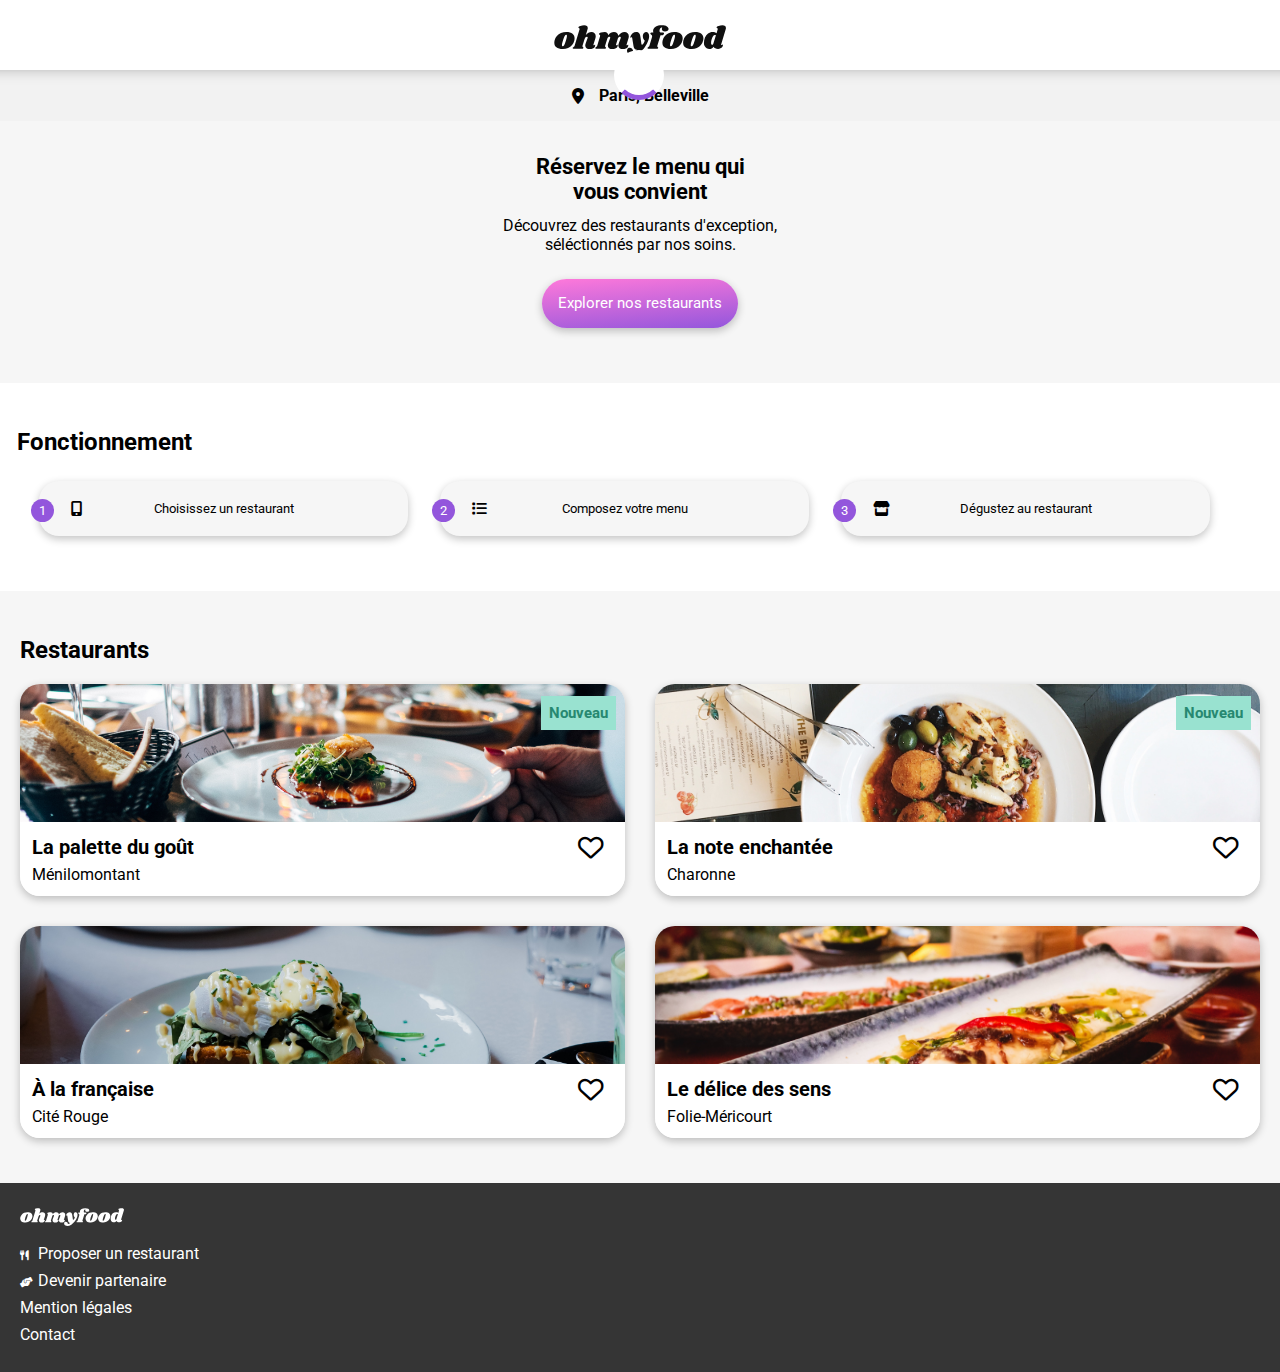
<file: index.html>
<!DOCTYPE html>
<html lang="fr">

<head>
    <meta charset="UTF-8">
    <meta http-equiv="X-UA-Compatible" content="IE=edge">
    <meta name="viewport" content="width=device-width, initial-scale=1.0">
    <meta name="google-site-verification" content="-1KTfLGH_mH_21bEnEC7g9yNe1GUDIPL0tdm0j5J_fE" />
    <title>Accueil</title>
    <link rel="stylesheet" href="https://cdnjs.cloudflare.com/ajax/libs/font-awesome/6.0.0/css/all.min.css">
    <link rel="stylesheet" href="./public/css/Styles.css">
</head>

<body>
    <span class="loader"></span>
    <div class="loading">
        <header>
            <div id="logo"><img src="images/logo/ohmyfood.svg" alt="Logo_ohmyfood"></div>
            <div id="location">
                <i class="fa-solid fa-location-dot"></i>
                <p>Paris, Belleville</p>
            </div>
        </header>

        <main>
            <section id="description">
                <h1>Réservez le menu qui <br> vous convient</h1>
                <p>Découvrez des restaurants d'exception,<br> séléctionnés par nos soins.</p>

                <form action="#restaurants">
                    <button class="btn btn--menu btn--gradient btn--margin"><span class="text--white">Explorer nos
                            restaurants</span></button>
                </form>

            </section>

            <section id="fonctionnement">
                <h2>Fonctionnement</h2>
                <button class="btn btn--fonctionnement btn--background">
                    <i class="fa-solid fa-mobile-screen-button"></i>
                    <span class="text">Choisissez un restaurant</span>
                    <span class="numero">1</span>
                </button>

                <button class="btn btn--fonctionnement btn--background">
                    <i class="fa-solid fa-list"></i>
                    <span class="text">Composez votre menu</span>
                    <span class="numero">2</span>
                </button>

                <button class="btn btn--fonctionnement btn--background">
                    <i class="fa-solid fa-store"></i>
                    <span class="text">Dégustez au restaurant</span>
                    <span class="numero">3</span>
                </button>
            </section>

            <section id="restaurants">
                <h2>Restaurants</h2>

                <div class="restaurants__block__cartes">
                    <article class="restaurants__cartes">
                        <a href="restaurants/palette.html">

                            <figure class="restaurants__cartes__img">
                                <img src="images/restaurants/la_palette_du_gout.jpg" alt="la palette du goût">

                                <div class="nouveau">
                                    <p>Nouveau</p>
                                </div>
                                
                                <figcaption class="restaurants__cartes__description">
                                    <h3>La palette du goût</h3>
                                    <p>Ménilomontant</p>
                                </figcaption>
                            </figure>
                        </a>
                        <div class="icon">
                            <i class="fa-regular fa-heart"></i>
                            <i class="fa-solid fa-heart"></i>
                        </div>
                    </article>



                    <article class="restaurants__cartes">
                        <a href="restaurants/note.html">

                            <figure class="restaurants__cartes__img">
                                <img src="images/restaurants/la_note_enchantee.jpg" alt="la note enchantée">

                                <div class="nouveau">
                                    <p>Nouveau</p>
                                </div>

                                <figcaption class="restaurants__cartes__description">
                                    <h3>La note enchantée</h3>
                                    <p>Charonne</p>
                                </figcaption>
                            </figure>


                        </a>
                        <div class="icon">
                            <i class="fa-regular fa-heart"></i>
                            <i class="fa-solid fa-heart"></i>
                        </div>
                    </article>



                    <article class="restaurants__cartes">
                        <a href="restaurants/francaise.html">

                            <figure class="restaurants__cartes__img">
                                <img src="images/restaurants/a_la_francaise.jpg" alt="à la française">

                                <figcaption class="restaurants__cartes__description">
                                    <h3>À la française</h3>
                                    <p>Cité Rouge</p>
                                </figcaption>
                            </figure>
                        </a>
                        <div class="icon">
                            <i class="fa-regular fa-heart"></i>
                            <i class="fa-solid fa-heart"></i>
                        </div>
                    </article>


                    <article class="restaurants__cartes">
                        <a href="restaurants/delice.html">

                            <figure class="restaurants__cartes__img">
                                <img src="images/restaurants/le_delice_des_sens.jpg" alt="le délice des sens">

                                <figcaption class="restaurants__cartes__description">
                                    <h3>Le délice des sens</h3>
                                    <p>Folie-Méricourt</p>
                                </figcaption>
                            </figure>
                        </a>
                        <div class="icon">
                            <i class="fa-regular fa-heart"></i>
                            <i class="fa-solid fa-heart"></i>
                        </div>
                    </article>
                </div>


            </section>
        </main>

        <footer>
            <img src="images/logo/ohmyfood--white.svg" alt="logo_ohmyfood">

            <ul>
                <li><i class="fa-solid fa-utensils"></i>Proposer un restaurant</li>
                <li><i class="fa-solid fa-handshake-angle"></i>Devenir partenaire</li>
                <li>Mention légales</li>
                <li><a href="mailto:ohmyfood@omf.com">Contact</a></li>
            </ul>

        </footer>
    </div>
</body>

</html>
</file>
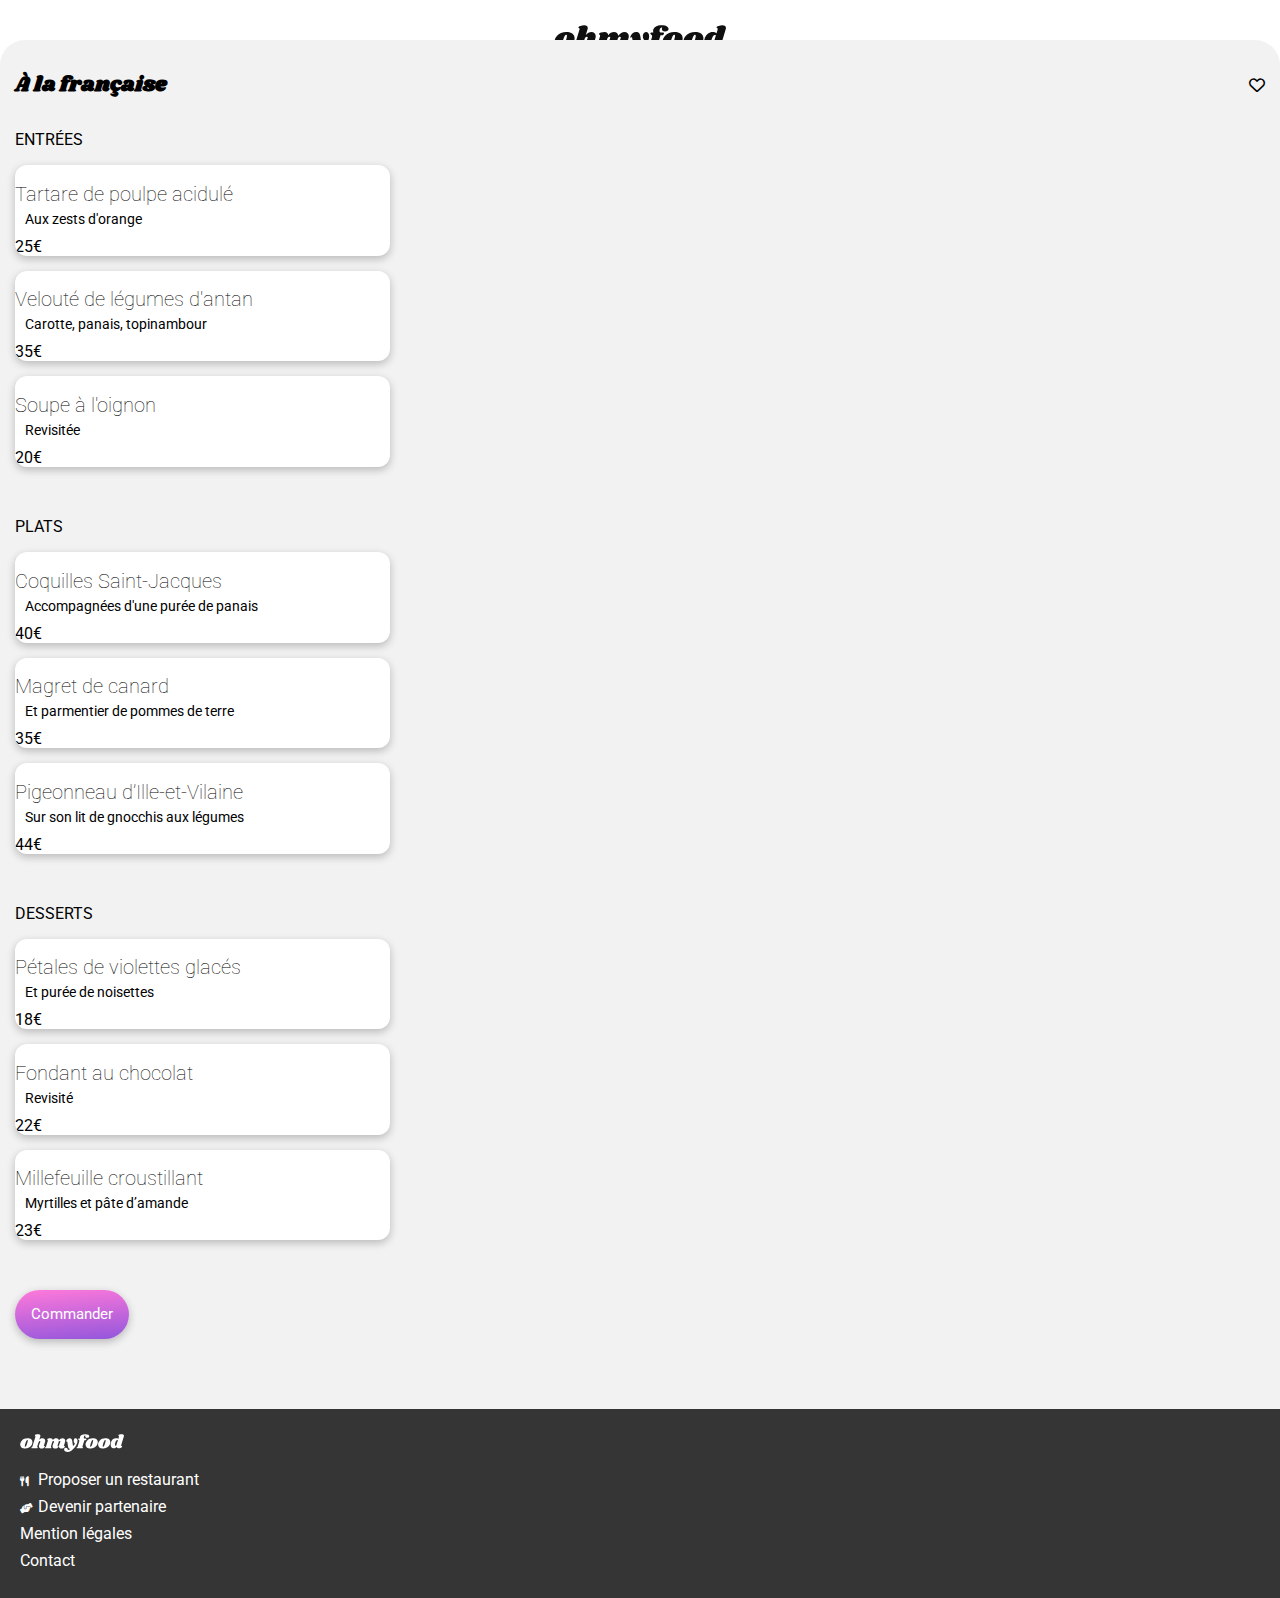
<file: html/delice.html>
<!DOCTYPE html>
<html lang="fr">
<head>
    <meta charset="UTF-8">
    <meta http-equiv="X-UA-Compatible" content="IE=edge">
    <meta name="viewport" content="width=device-width, initial-scale=1.0">
    <title>Acceuil</title>
    <link rel="stylesheet" href="https://cdnjs.cloudflare.com/ajax/libs/font-awesome/6.0.0/css/all.min.css">
    <link rel="stylesheet" href= "../public/css/Styles.css">
</head>
<body>
    <header> 
        <div id="logo"><img src="../images/logo/ohmyfood.svg" alt="Logo_ohmyfood"></div>
        <div id="background__restaurant"></div>
    </header>

    <main>
        <div id="block_pages">
            <div class="nom_restaurant"><h1>À la française</h1><i class="fa-regular fa-heart"></i></div>
            <article class="entrees">
                <p class="titre">ENTRÉES</p>

                <div class="menu">
                    <h2>Tartare de poulpe acidulé</h2>
                    <p>Aux zests d'orange</p>
                    <span class="prix">25€</span>
                </div>

                <div class="menu">
                    <h2>Velouté de légumes d'antan</h2>
                    <p>Carotte, panais, topinambour</p>
                    <span class="prix">35€</span>
                </div>

                <div class="menu">
                    <h2>Soupe à l'oignon</h2>
                    <p>Revisitée</p>
                    <span class="prix">20€</span>
                </div>
            </article>

            <article class="plats">
                <p class="titre">PLATS</p>

                <div class="menu">
                    <h2>Coquilles Saint-Jacques</h2>
                    <p>Accompagnées d'une purée de panais</p>
                    <span class="prix">40€</span>
                </div>

                <div class="menu">
                    <h2>Magret de canard</h2>
                    <p>Et parmentier de pommes de terre</p>
                    <span class="prix">35€</span>
                </div>

                <div class="menu">
                    <h2>Pigeonneau d’Ille-et-Vilaine</h2>
                    <p>Sur son lit de gnocchis aux légumes</p>
                    <span class="prix">44€</span>
                </div>
            </article>

            <article class="desserts">
                <p class="titre">DESSERTS</p>

                <div class="menu">
                    <h2>Pétales de violettes glacés</h2>
                    <p>Et purée de noisettes</p>
                    <span class="prix">18€</span>
                </div>

                <div class="menu">
                    <h2>Fondant au chocolat</h2>
                    <p>Revisité</p>
                    <span class="prix">22€</span>
                </div>

                <div class="menu">
                    <h2>Millefeuille croustillant</h2>
                    <p>Myrtilles et pâte d’amande</p>
                    <span class="prix">23€</span>
                </div>
            </article>

            <button class="btn btn--menu btn--gradient btn--margin"><span class="btn--wtext">Commander</span></button>
        </div>
    </main>

        <footer>
            <img src="../images/logo/ohmyfood--white.svg" alt="logo_ohmyfood">
            <ul>
                <a href="#"><li><i class="fa-solid fa-utensils"></i>Proposer un restaurant</li></a>
                <a href="#"><li><i class="fa-solid fa-handshake-angle"></i>Devenir partenaire</li></a>
                <a href="#"><li>Mention légales</li></a>
                <a href="#"><li>Contact</li></a>
            </ul>
        </footer>
</body>
</html>
</file>
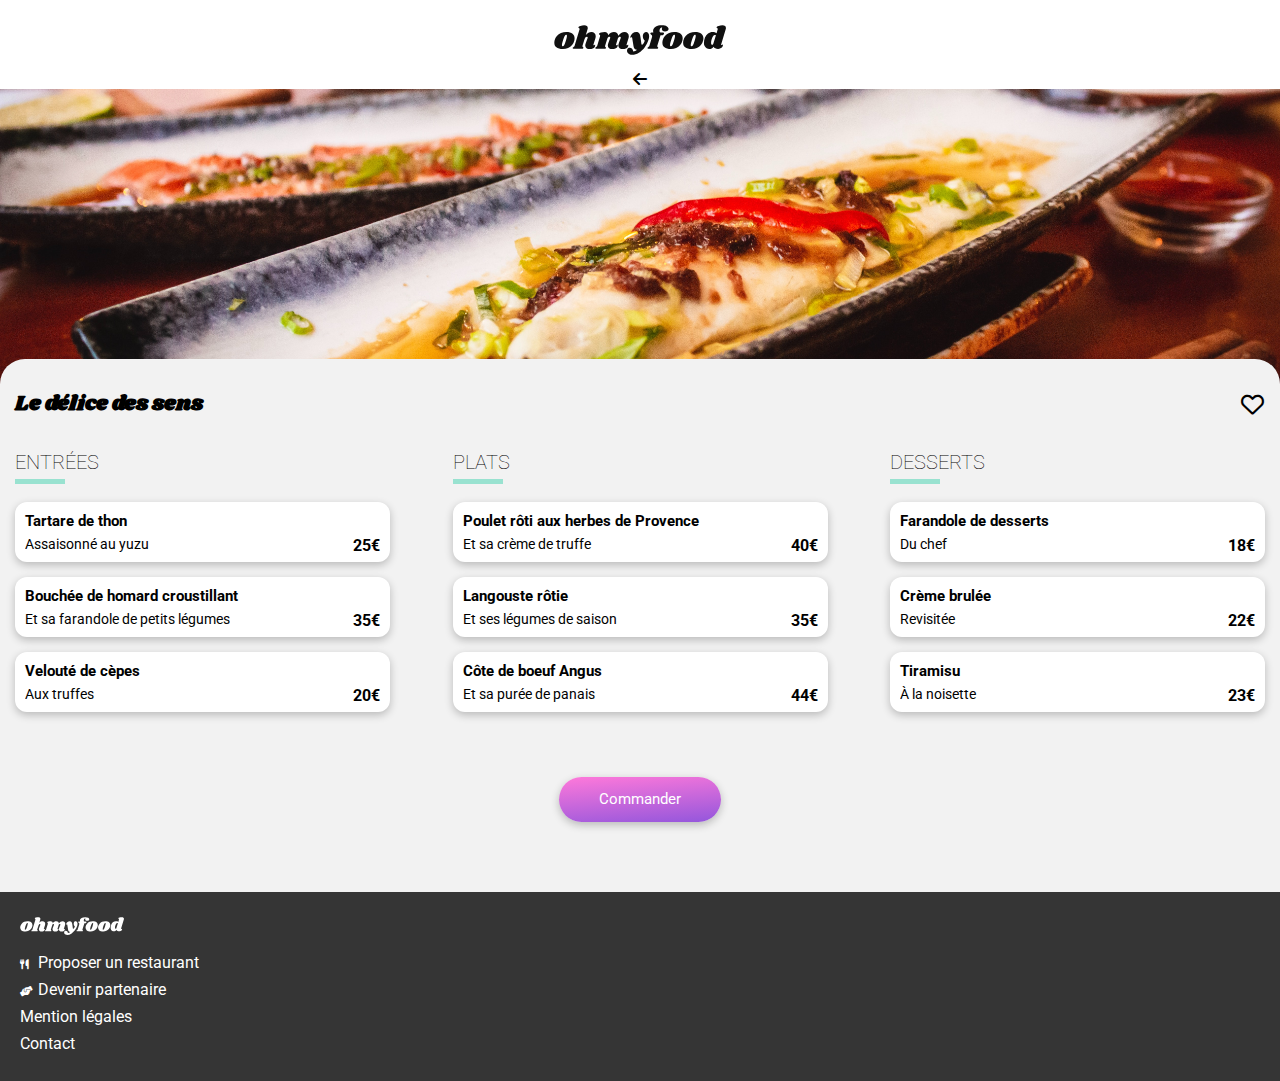
<file: restaurants/delice.html>
<!DOCTYPE html>
<html lang="fr">

<head>
    <meta charset="UTF-8">
    <meta http-equiv="X-UA-Compatible" content="IE=edge">
    <meta name="viewport" content="width=device-width, initial-scale=1.0">
    <title>Le délice des sens</title>
    <link rel="stylesheet" href="https://cdnjs.cloudflare.com/ajax/libs/font-awesome/6.0.0/css/all.min.css">
    <link rel="stylesheet" href="../public/css/Styles.css">
</head>

<body>
    <header>
        <div id="logo"><img src="../images/logo/ohmyfood.svg" alt="Logo_ohmyfood"></div>

        <a href="../index.html" class="btn btn--acceuil"><i class="fa-solid fa-arrow-left"></i></a>

        <img class="background" src="../images/restaurants/le_delice_des_sens.jpg" alt="le délice des sens">
    </header>

    <main>
        <div id="block_pages">

            <div class="nom_restaurant">
                <h1>Le délice des sens</h1>

                <div class="icon icon--restaurants">
                    <i class="fa-regular fa-heart"></i>
                    <i class="fa-solid fa-heart"></i>
                </div>
            </div>
            <div class="block_menu">
                <div class="entrees">
                    <h2>ENTRÉES</h2>
                    <p class="soulignement"></p>

                    <div class="menu">
                        <div class="menu--block--carte">
                            <h3>Tartare de thon</h3>

                            <div class="menu--carte">
                                <div class="menu--carte--description">
                                    <p>Assaisonné au yuzu</p>
                                </div>
                                <div class="prix">25€</div>
                                <div class="validation"><i class="fa-solid fa-circle-check"></i></div>
                            </div>
                        </div>
                    </div>

                    <div class="menu">
                        <div class="menu--block--carte">
                            <h3>Bouchée de homard croustillant</h3>

                            <div class="menu--carte">
                                <div class="menu--carte--description">
                                    <p>Et sa farandole de petits légumes</p>
                                </div>
                                <div class="prix">35€</div>
                                <div class="validation"><i class="fa-solid fa-circle-check"></i></div>
                            </div>
                        </div>
                    </div>

                    <div class="menu">
                        <div class="menu--block--carte">
                            <h3>Velouté de cèpes</h3>

                            <div class="menu--carte">
                                <div class="menu--carte--description">
                                    <p>Aux truffes</p>
                                </div>
                                <div class="prix">20€</div>
                                <div class="validation"><i class="fa-solid fa-circle-check"></i></div>
                            </div>
                        </div>
                    </div>

                </div>

                <div class="plats">
                    <h2>PLATS</h2>
                    <p class="soulignement"></p>

                    <div class="menu">
                        <div class="menu--block--carte">
                            <h3>Poulet rôti aux herbes de Provence</h3>

                            <div class="menu--carte">
                                <div class="menu--carte--description">
                                    <p>Et sa crème de truffe</p>
                                </div>
                                <div class="prix">40€</div>
                                <div class="validation"><i class="fa-solid fa-circle-check"></i></div>
                            </div>
                        </div>
                    </div>

                    <div class="menu">
                        <div class="menu--block--carte">
                            <h3>Langouste rôtie</h3>

                            <div class="menu--carte">
                                <div class="menu--carte--description">
                                    <p>Et ses légumes de saison</p>
                                </div>
                                <div class="prix">35€</div>
                                <div class="validation"><i class="fa-solid fa-circle-check"></i></div>
                            </div>
                        </div>
                    </div>

                    <div class="menu">
                        <div class="menu--block--carte">
                            <h3>Côte de boeuf Angus</h3>

                            <div class="menu--carte">
                                <div class="menu--carte--description">
                                    <p>Et sa purée de panais</p>
                                </div>
                                <div class="prix">44€</div>
                                <div class="validation"><i class="fa-solid fa-circle-check"></i></div>
                            </div>
                        </div>
                    </div>
                </div>

                <div class="desserts">
                    <h2>DESSERTS</h2>
                    <p class="soulignement"></p>

                    <div class="menu">
                        <div class="menu--block--carte">
                            <h3>Farandole de desserts</h3>

                            <div class="menu--carte">
                                <div class="menu--carte--description">
                                    <p>Du chef</p>
                                </div>
                                <div class="prix">18€</div>
                                <div class="validation"><i class="fa-solid fa-circle-check"></i></div>
                            </div>
                        </div>
                    </div>

                    <div class="menu">
                        <div class="menu--block--carte">
                            <h3>Crème brulée</h3>

                            <div class="menu--carte">
                                <div class="menu--carte--description">
                                    <p>Revisitée</p>
                                </div>
                                <div class="prix">22€</div>
                                <div class="validation"><i class="fa-solid fa-circle-check"></i></div>
                            </div>
                        </div>
                    </div>

                    <div class="menu">
                        <div class="menu--block--carte">
                            <h3>Tiramisu</h3>

                            <div class="menu--carte">
                                <div class="menu--carte--description">
                                    <p>À la noisette</p>
                                </div>
                                <div class="prix">23€</div>
                                <div class="validation"><i class="fa-solid fa-circle-check"></i></div>
                            </div>
                        </div>
                    </div>
                </div>
            </div>
            <div id="order"><button class="btn btn--menu btn--gradient btn--order btn--margin"><span
                        class="text--white">Commander</span></button></div>
        </div>
    </main>

    <footer>
        <img src="../images/logo/ohmyfood--white.svg" alt="logo_ohmyfood">

        <ul>
            <li><i class="fa-solid fa-utensils"></i>Proposer un restaurant</li>
            <li><i class="fa-solid fa-handshake-angle"></i>Devenir partenaire</li>
            <li>Mention légales</li>
            <li><a href="mailto:ohmyfood@omf.com">Contact</a></li>
        </ul>

    </footer>
</body>

</html>
</file>
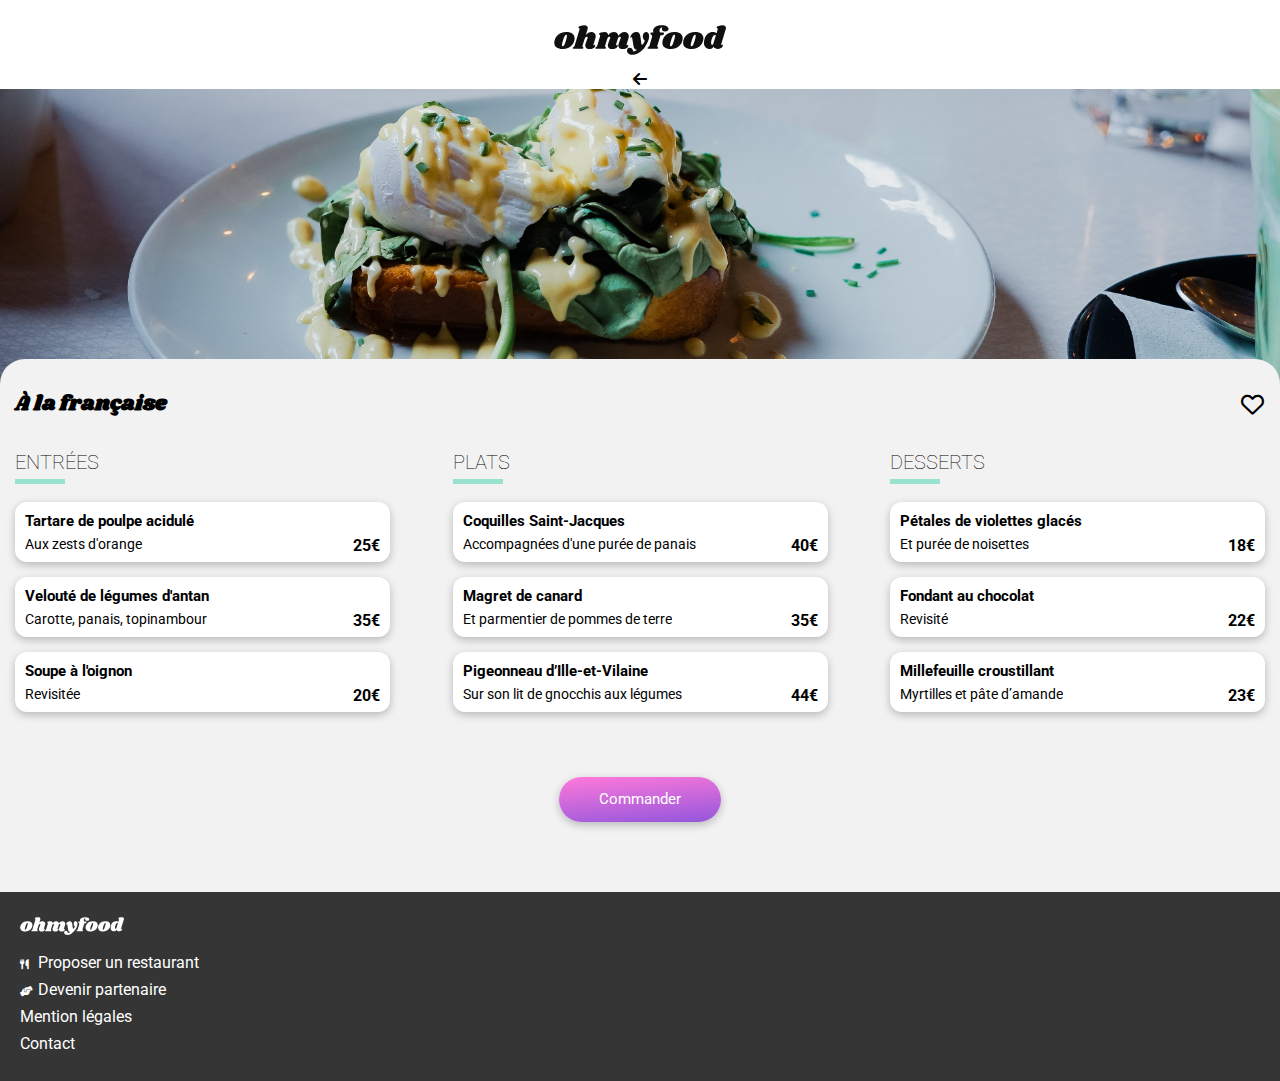
<file: restaurants/francaise.html>
<!DOCTYPE html>
<html lang="fr">

<head>
    <meta charset="UTF-8">
    <meta http-equiv="X-UA-Compatible" content="IE=edge">
    <meta name="viewport" content="width=device-width, initial-scale=1.0">
    <title>À la française</title>
    <link rel="stylesheet" href="https://cdnjs.cloudflare.com/ajax/libs/font-awesome/6.0.0/css/all.min.css">
    <link rel="stylesheet" href="../public/css/Styles.css">
</head>

<body>
    <header>
        <div id="logo"><img src="../images/logo/ohmyfood.svg" alt="Logo_ohmyfood"></div>

        <a href="../index.html" class="btn btn--acceuil"><i class="fa-solid fa-arrow-left"></i></a>

        <img class="background" src="../images/restaurants/a_la_francaise.jpg" alt="à la française">
    </header>

    <main>
        <div id="block_pages">

            <div class="nom_restaurant">
                <h1>À la française</h1>

                <div class="icon icon--restaurants">
                    <i class="fa-regular fa-heart"></i>
                    <i class="fa-solid fa-heart"></i>
                </div>
            </div>
            <div class="block_menu">
                <div class="entrees">
                    <h2>ENTRÉES</h2>
                    <p class="soulignement"></p>

                    <div class="menu">
                        <div class="menu--block--carte">
                            <h3>Tartare de poulpe acidulé</h3>

                            <div class="menu--carte">
                                <div class="menu--carte--description">
                                    <p>Aux zests d'orange</p>
                                </div>
                                <div class="prix">25€</div>
                                <div class="validation"><i class="fa-solid fa-circle-check"></i></div>
                            </div>
                        </div>
                    </div>

                    <div class="menu">
                        <div class="menu--block--carte">
                            <h3>Velouté de légumes d'antan</h3>

                            <div class="menu--carte">
                                <div class="menu--carte--description">
                                    <p>Carotte, panais, topinambour</p>
                                </div>
                                <div class="prix">35€</div>
                                <div class="validation"><i class="fa-solid fa-circle-check"></i></div>
                            </div>
                        </div>
                    </div>

                    <div class="menu">
                        <div class="menu--block--carte">
                            <h3>Soupe à l'oignon</h3>

                            <div class="menu--carte">
                                <div class="menu--carte--description">
                                    <p>Revisitée</p>
                                </div>
                                <div class="prix">20€</div>
                                <div class="validation"><i class="fa-solid fa-circle-check"></i></div>
                            </div>
                        </div>
                    </div>

                </div>

                <div class="plats">
                    <h2>PLATS</h2>
                    <p class="soulignement"></p>

                    <div class="menu">
                        <div class="menu--block--carte">
                            <h3>Coquilles Saint-Jacques</h3>

                            <div class="menu--carte">
                                <div class="menu--carte--description">
                                    <p>Accompagnées d'une purée de panais</p>
                                </div>
                                <div class="prix">40€</div>
                                <div class="validation"><i class="fa-solid fa-circle-check"></i></div>
                            </div>
                        </div>
                    </div>

                    <div class="menu">
                        <div class="menu--block--carte">
                            <h3>Magret de canard</h3>

                            <div class="menu--carte">
                                <div class="menu--carte--description">
                                    <p>Et parmentier de pommes de terre</p>
                                </div>
                                <div class="prix">35€</div>
                                <div class="validation"><i class="fa-solid fa-circle-check"></i></div>
                            </div>
                        </div>
                    </div>

                    <div class="menu">
                        <div class="menu--block--carte">
                            <h3>Pigeonneau d’Ille-et-Vilaine</h3>

                            <div class="menu--carte">
                                <div class="menu--carte--description">
                                    <p>Sur son lit de gnocchis aux légumes</p>
                                </div>
                                <div class="prix">44€</div>
                                <div class="validation"><i class="fa-solid fa-circle-check"></i></div>
                            </div>
                        </div>
                    </div>
                </div>

                <div class="desserts">
                    <h2>DESSERTS</h2>
                    <p class="soulignement"></p>

                    <div class="menu">
                        <div class="menu--block--carte">
                            <h3>Pétales de violettes glacés</h3>

                            <div class="menu--carte">
                                <div class="menu--carte--description">
                                    <p>Et purée de noisettes</p>
                                </div>
                                <div class="prix">18€</div>
                                <div class="validation"><i class="fa-solid fa-circle-check"></i></div>
                            </div>
                        </div>
                    </div>

                    <div class="menu">
                        <div class="menu--block--carte">
                            <h3>Fondant au chocolat</h3>

                            <div class="menu--carte">
                                <div class="menu--carte--description">
                                    <p>Revisité</p>
                                </div>
                                <div class="prix">22€</div>
                                <div class="validation"><i class="fa-solid fa-circle-check"></i></div>
                            </div>
                        </div>
                    </div>

                    <div class="menu">
                        <div class="menu--block--carte">
                            <h3>Millefeuille croustillant</h3>

                            <div class="menu--carte">
                                <div class="menu--carte--description">
                                    <p>Myrtilles et pâte d’amande</p>
                                </div>
                                <div class="prix">23€</div>
                                <div class="validation"><i class="fa-solid fa-circle-check"></i></div>
                            </div>
                        </div>
                    </div>
                </div>
            </div>
            <div id="order"><button class="btn btn--menu btn--gradient btn--order btn--margin"><span
                        class="text--white">Commander</span></button></div>
        </div>
    </main>

    <footer>
        <img src="../images/logo/ohmyfood--white.svg" alt="logo_ohmyfood">

        <ul>
            <li><i class="fa-solid fa-utensils"></i>Proposer un restaurant</li>
            <li><i class="fa-solid fa-handshake-angle"></i>Devenir partenaire</li>
            <li>Mention légales</li>
            <li><a href="mailto:ohmyfood@omf.com">Contact</a></li>
        </ul>

    </footer>
</body>

</html>
</file>
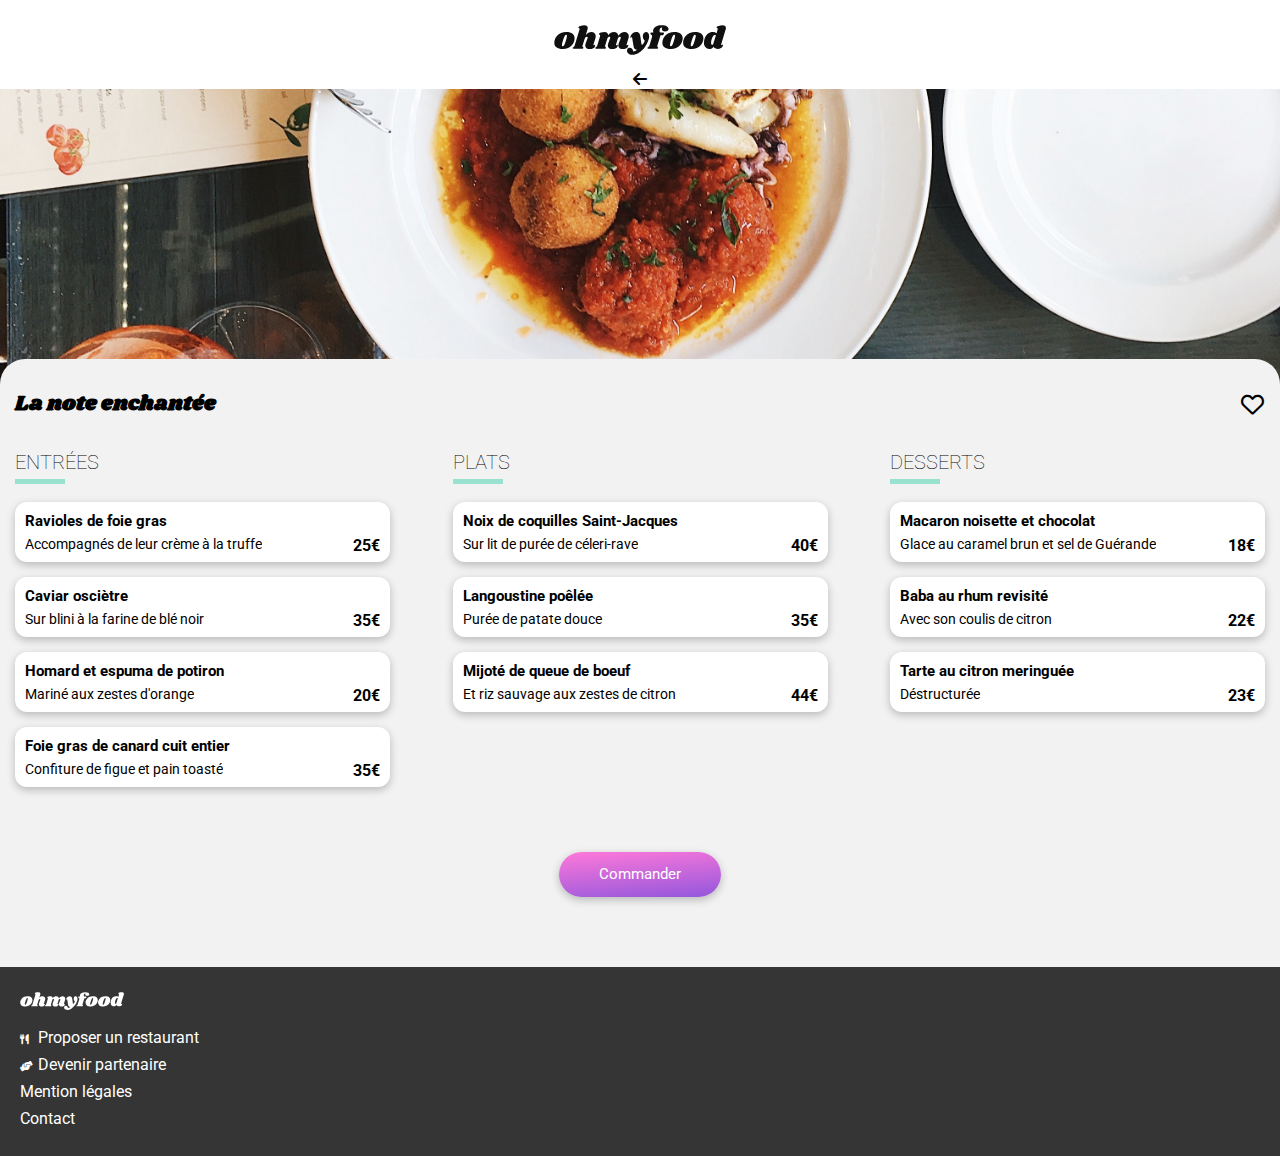
<file: restaurants/note.html>
<!DOCTYPE html>
<html lang="fr">

<head>
    <meta charset="UTF-8">
    <meta http-equiv="X-UA-Compatible" content="IE=edge">
    <meta name="viewport" content="width=device-width, initial-scale=1.0">
    <title>La note enchantée</title>
    <link rel="stylesheet" href="https://cdnjs.cloudflare.com/ajax/libs/font-awesome/6.0.0/css/all.min.css">
    <link rel="stylesheet" href="../public/css/Styles.css">
</head>

<body>
    <header>
        <div id="logo"><img src="../images/logo/ohmyfood.svg" alt="Logo_ohmyfood"></div>

        <a href="../index.html" class="btn btn--acceuil"><i class="fa-solid fa-arrow-left"></i></a>

        <img class="background" src="../images/restaurants/la_note_enchantee.jpg" alt="la note enchantée">
    </header>

    <main>
        <div id="block_pages">

            <div class="nom_restaurant">
                <h1>La note enchantée</h1>

                <div class="icon icon--restaurants">
                    <i class="fa-regular fa-heart"></i>
                    <i class="fa-solid fa-heart"></i>
                </div>
            </div>

            <div class="block_menu">
                <div class="entrees">

                    <h2>ENTRÉES</h2>
                    <p class="soulignement"></p>

                    <div class="menu">
                        <div class="menu--block--carte">
                            <h3>Ravioles de foie gras</h3>

                            <div class="menu--carte">

                                <div class="menu--carte--description">
                                    <p>Accompagnés de leur crème à la truffe</p>
                                </div>
                                <div class="prix">25€</div>
                                <div class="validation"><i class="fa-solid fa-circle-check"></i></div>

                            </div>
                        </div>
                    </div>

                    <div class="menu">
                        <div class="menu--block--carte">
                            <h3>Caviar osciètre</h3>

                            <div class="menu--carte">
                                <div class="menu--carte--description">
                                    <p>Sur blini à la farine de blé noir</p>
                                </div>
                                <div class="prix">35€</div>
                                <div class="validation"><i class="fa-solid fa-circle-check"></i></div>
                            </div>
                        </div>
                    </div>

                    <div class="menu">
                        <div class="menu--block--carte">
                            <h3>Homard et espuma de potiron</h3>

                            <div class="menu--carte">
                                <div class="menu--carte--description">
                                    <p>Mariné aux zestes d'orange</p>
                                </div>
                                <div class="prix">20€</div>
                                <div class="validation"><i class="fa-solid fa-circle-check"></i></div>
                            </div>
                        </div>
                    </div>

                    <div class="menu">
                        <div class="menu--block--carte">
                            <h3>Foie gras de canard cuit entier</h3>

                            <div class="menu--carte">
                                <div class="menu--carte--description">
                                    <p>Confiture de figue et pain toasté</p>
                                </div>
                                <div class="prix">35€</div>
                                <div class="validation"><i class="fa-solid fa-circle-check"></i></div>
                            </div>
                        </div>
                    </div>
                </div>

                <div class="plats">
                    <h2>PLATS</h2>
                    <p class="soulignement"></p>

                    <div class="menu">
                        <div class="menu--block--carte">
                            <h3>Noix de coquilles Saint-Jacques</h3>

                            <div class="menu--carte">
                                <div class="menu--carte--description">
                                    <p>Sur lit de purée de céleri-rave</p>
                                </div>
                                <div class="prix">40€</div>
                                <div class="validation"><i class="fa-solid fa-circle-check"></i></div>
                            </div>
                        </div>
                    </div>

                    <div class="menu">
                        <div class="menu--block--carte">
                            <h3>Langoustine poêlée</h3>

                            <div class="menu--carte">
                                <div class="menu--carte--description">
                                    <p>Purée de patate douce</p>
                                </div>
                                <div class="prix">35€</div>
                                <div class="validation"><i class="fa-solid fa-circle-check"></i></div>
                            </div>
                        </div>
                    </div>

                    <div class="menu">
                        <div class="menu--block--carte">
                            <h3>Mijoté de queue de boeuf </h3>

                            <div class="menu--carte">
                                <div class="menu--carte--description">
                                    <p>Et riz sauvage aux zestes de citron</p>
                                </div>
                                <div class="prix">44€</div>
                                <div class="validation"><i class="fa-solid fa-circle-check"></i></div>
                            </div>
                        </div>
                    </div>
                </div>

                <div class="desserts">
                    <h2>DESSERTS</h2>
                    <p class="soulignement"></p>

                    <div class="menu">
                        <div class="menu--block--carte">
                            <h3>Macaron noisette et chocolat</h3>

                            <div class="menu--carte">
                                <div class="menu--carte--description">
                                    <p>Glace au caramel brun et sel de Guérande</p>
                                </div>
                                <div class="prix">18€</div>
                                <div class="validation"><i class="fa-solid fa-circle-check"></i></div>
                            </div>
                        </div>
                    </div>

                    <div class="menu">
                        <div class="menu--block--carte">
                            <h3>Baba au rhum revisité</h3>

                            <div class="menu--carte">
                                <div class="menu--carte--description">
                                    <p>Avec son coulis de citron</p>
                                </div>
                                <div class="prix">22€</div>
                                <div class="validation"><i class="fa-solid fa-circle-check"></i></div>
                            </div>
                        </div>
                    </div>

                    <div class="menu">
                        <div class="menu--block--carte">
                            <h3>Tarte au citron meringuée</h3>

                            <div class="menu--carte">
                                <div class="menu--carte--description">
                                    <p>Déstructurée</p>
                                </div>
                                <div class="prix">23€</div>
                                <div class="validation"><i class="fa-solid fa-circle-check"></i></div>
                            </div>
                        </div>
                    </div>
                </div>
            </div>
            <div id="order"><button class="btn btn--menu btn--gradient btn--order btn--margin"><span
                        class="text--white">Commander</span></button></div>
        </div>
    </main>

    <footer>
        <img src="../images/logo/ohmyfood--white.svg" alt="logo_ohmyfood">

        <ul>
            <li><i class="fa-solid fa-utensils"></i>Proposer un restaurant</li>
            <li><i class="fa-solid fa-handshake-angle"></i>Devenir partenaire</li>
            <li>Mention légales</li>
            <li><a href="mailto:ohmyfood@omf.com">Contact</a></li>
        </ul>

    </footer>
</body>

</html>
</file>
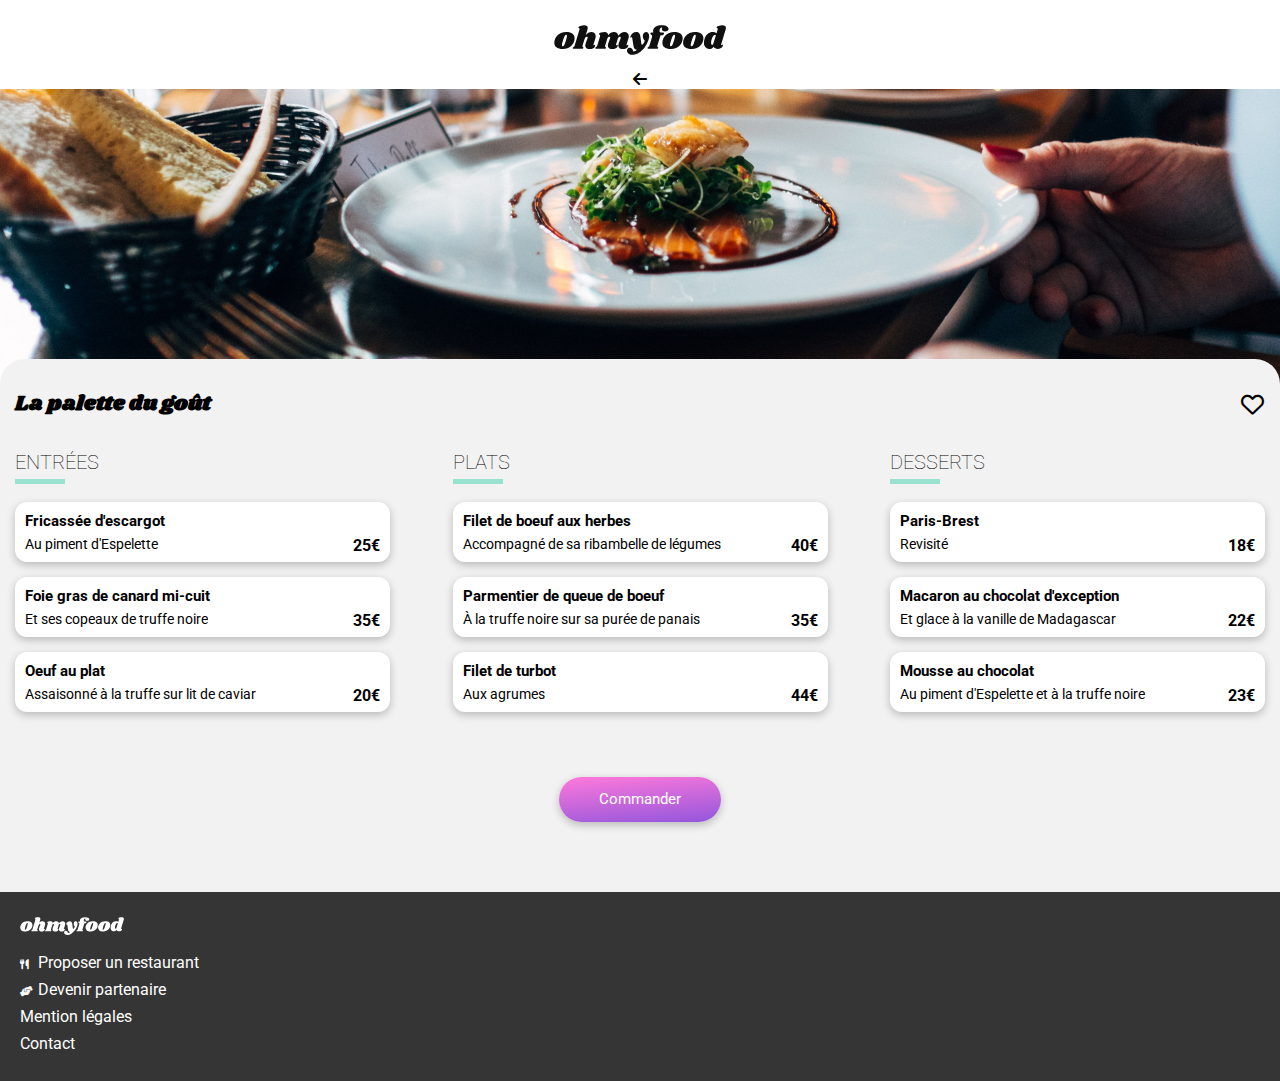
<file: restaurants/palette.html>
<!DOCTYPE html>
<html lang="fr">

<head>
    <meta charset="UTF-8">
    <meta http-equiv="X-UA-Compatible" content="IE=edge">
    <meta name="viewport" content="width=device-width, initial-scale=1.0">
    <title>La palette du goût</title>
    <link rel="stylesheet" href="https://cdnjs.cloudflare.com/ajax/libs/font-awesome/6.0.0/css/all.min.css">
    <link rel="stylesheet" href="../public/css/Styles.css">
</head>

<body>
    <header>
        <div id="logo"><img src="../images/logo/ohmyfood.svg" alt="Logo_ohmyfood"></div>

        <a href="../index.html" class="btn btn--acceuil"><i class="fa-solid fa-arrow-left"></i></a>

        <img class="background" src="../images/restaurants/la_palette_du_gout.jpg" alt="la palette du gout">
    </header>

    <main>
        <div id="block_pages">

            <div class="nom_restaurant">
                <h1>La palette du goût</h1>

                <div class="icon icon--restaurants">
                    <i class="fa-regular fa-heart"></i>
                    <i class="fa-solid fa-heart"></i>
                </div>
            </div>

            <div class="block_menu">
                <div class="entrees">
                    <h2>ENTRÉES</h2>
                    <p class="soulignement"></p>

                    <div class="menu">
                        <div class="menu--block--carte">
                            <h3>Fricassée d'escargot</h3>

                            <div class="menu--carte">
                                <div class="menu--carte--description">
                                    <p>Au piment d'Espelette</p>
                                </div>
                                <div class="prix">25€</div>
                                <div class="validation"><i class="fa-solid fa-circle-check"></i></div>
                            </div>
                        </div>
                    </div>

                    <div class="menu">
                        <div class="menu--block--carte">
                            <h3>Foie gras de canard mi-cuit</h3>

                            <div class="menu--carte">
                                <div class="menu--carte--description">
                                    <p>Et ses copeaux de truffe noire</p>
                                </div>
                                <div class="prix">35€</div>
                                <div class="validation"><i class="fa-solid fa-circle-check"></i></div>
                            </div>
                        </div>
                    </div>

                    <div class="menu">
                        <div class="menu--block--carte">
                            <h3>Oeuf au plat</h3>

                            <div class="menu--carte">
                                <div class="menu--carte--description">
                                    <p>Assaisonné à la truffe sur lit de caviar</p>
                                </div>
                                <div class="prix">20€</div>
                                <div class="validation"><i class="fa-solid fa-circle-check"></i></div>
                            </div>
                        </div>
                    </div>

                </div>

                <div class="plats">
                    <h2>PLATS</h2>
                    <p class="soulignement"></p>

                    <div class="menu">
                        <div class="menu--block--carte">
                            <h3>Filet de boeuf aux herbes</h3>

                            <div class="menu--carte">
                                <div class="menu--carte--description">
                                    <p>Accompagné de sa ribambelle de légumes</p>
                                </div>
                                <div class="prix">40€</div>
                                <div class="validation"><i class="fa-solid fa-circle-check"></i></div>
                            </div>
                        </div>
                    </div>

                    <div class="menu">
                        <div class="menu--block--carte">
                            <h3>Parmentier de queue de boeuf</h3>

                            <div class="menu--carte">
                                <div class="menu--carte--description">
                                    <p>À la truffe noire sur sa purée de panais</p>
                                </div>
                                <div class="prix">35€</div>
                                <div class="validation"><i class="fa-solid fa-circle-check"></i></div>
                            </div>
                        </div>
                    </div>

                    <div class="menu">
                        <div class="menu--block--carte">
                            <h3>Filet de turbot</h3>

                            <div class="menu--carte">
                                <div class="menu--carte--description">
                                    <p>Aux agrumes</p>
                                </div>
                                <div class="prix">44€</div>
                                <div class="validation"><i class="fa-solid fa-circle-check"></i></div>
                            </div>
                        </div>
                    </div>

                </div>

                <div class="desserts">
                    <h2>DESSERTS</h2>
                    <p class="soulignement"></p>

                    <div class="menu">
                        <div class="menu--block--carte">
                            <h3>Paris-Brest</h3>

                            <div class="menu--carte">
                                <div class="menu--carte--description">
                                    <p>Revisité</p>
                                </div>
                                <div class="prix">18€</div>
                                <div class="validation"><i class="fa-solid fa-circle-check"></i></div>
                            </div>
                        </div>
                    </div>

                    <div class="menu">
                        <div class="menu--block--carte">
                            <h3>Macaron au chocolat d'exception</h3>

                            <div class="menu--carte">
                                <div class="menu--carte--description">
                                    <p>Et glace à la vanille de Madagascar</p>
                                </div>
                                <div class="prix">22€</div>
                                <div class="validation"><i class="fa-solid fa-circle-check"></i></div>
                            </div>
                        </div>
                    </div>

                    <div class="menu">
                        <div class="menu--block--carte">
                            <h3>Mousse au chocolat</h3>

                            <div class="menu--carte">
                                <div class="menu--carte--description">
                                    <p>Au piment d'Espelette et à la truffe noire</p>
                                </div>
                                <div class="prix">23€</div>
                                <div class="validation"><i class="fa-solid fa-circle-check"></i></div>
                            </div>
                        </div>
                    </div>
                </div>
            </div>
            <div id="order"><button class="btn btn--menu btn--gradient btn--order btn--margin"><span
                        class="text--white">Commander</span></button></div>
        </div>
    </main>

    <footer>
        <img src="../images/logo/ohmyfood--white.svg" alt="logo_ohmyfood">

        <ul>
            <li><i class="fa-solid fa-utensils"></i>Proposer un restaurant</li>
            <li><i class="fa-solid fa-handshake-angle"></i>Devenir partenaire</li>
            <li>Mention légales</li>
            <li><a href="mailto:ohmyfood@omf.com">Contact</a></li>
        </ul>

    </footer>
</body>

</html>
</file>
<file: public/css/Styles.css>
@import url("https://fonts.googleapis.com/css2?family=Raleway:wght@500&family=Shrikhand&display=swap");
@import url("https://fonts.googleapis.com/css2?family=Raleway:wght@500&family=Roboto&family=Shrikhand&display=swap");
* {
  -webkit-box-sizing: border-box;
          box-sizing: border-box;
  z-index: 1;
}

body {
  margin: 0;
  padding: 0;
}

a {
  text-decoration: none;
  color: initial;
}

@-webkit-keyframes chargement {
  0% {
    opacity: 0;
    -webkit-transform: translate(0, 20px);
            transform: translate(0, 20px);
  }
  100% {
    opacity: 1;
  }
}

@keyframes chargement {
  0% {
    opacity: 0;
    -webkit-transform: translate(0, 20px);
            transform: translate(0, 20px);
  }
  100% {
    opacity: 1;
  }
}

@-webkit-keyframes coeur {
  0% {
    opacity: 0;
  }
  100% {
    opacity: 1;
  }
}

@keyframes coeur {
  0% {
    opacity: 0;
  }
  100% {
    opacity: 1;
  }
}

@-webkit-keyframes loading {
  0% {
    -webkit-transform: rotate(0deg);
            transform: rotate(0deg);
  }
  100% {
    -webkit-transform: rotate(360deg);
            transform: rotate(360deg);
    z-index: -2;
  }
}

@keyframes loading {
  0% {
    -webkit-transform: rotate(0deg);
            transform: rotate(0deg);
  }
  100% {
    -webkit-transform: rotate(360deg);
            transform: rotate(360deg);
    z-index: -2;
  }
}

@-webkit-keyframes apparition {
  0% {
    opacity: 0;
  }
  100% {
    opacity: 1;
    z-index: -1;
  }
}

@keyframes apparition {
  0% {
    opacity: 0;
  }
  100% {
    opacity: 1;
    z-index: -1;
  }
}

* {
  font-family: "Roboto", sans-serif;
}

.nom_restaurant h1 {
  font-family: "Shrikhand", sans-serif;
}

.btn--accueil {
  background: #fff;
  border: none;
  position: absolute;
  font-size: 20px;
  left: 13px;
  top: 27px;
}

.btn--menu {
  padding: 16px;
  border: none;
  border-radius: 25px;
  -webkit-box-shadow: rgba(0, 0, 0, 0.24) 0px 3px 8px;
          box-shadow: rgba(0, 0, 0, 0.24) 0px 3px 8px;
}

.btn--menu:hover {
  -webkit-box-shadow: rgba(0, 0, 0, 0.5) 0px 3px 8px;
          box-shadow: rgba(0, 0, 0, 0.5) 0px 3px 8px;
}

.btn--margin {
  margin-bottom: 55px;
}

.btn--gradient {
  background: linear-gradient(355deg, #9356dc, #ff79da);
}

.btn--gradient:hover {
  background: linear-gradient(355deg, #9e67e0, #ff8de0);
}

.btn--fonctionnement {
  padding: 20px;
  border: none;
  border-radius: 20px;
  margin-bottom: 20px;
  background: #f6f6f6;
  -webkit-box-shadow: rgba(0, 0, 0, 0.24) 0px 3px 8px;
          box-shadow: rgba(0, 0, 0, 0.24) 0px 3px 8px;
  width: 100%;
  position: relative;
}

.btn--fonctionnement i {
  position: absolute;
  display: -webkit-box;
  display: -ms-flexbox;
  display: flex;
  font-size: 15px;
  left: 32px;
}

.btn--fonctionnement .numero {
  position: absolute;
  display: -webkit-box;
  display: -ms-flexbox;
  display: flex;
  left: -8px;
  top: 18px;
  font-size: 13px;
  background: #9356dc;
  color: #fff;
  padding: 4px 8px;
  border-radius: 25px;
}

.btn--fonctionnement:hover {
  background-color: #f4eefc;
}

.btn--fonctionnement:hover i {
  color: #9356dc;
}

.btn--order {
  padding: 14px 40px;
}

.btn--wtext {
  color: white;
  font-size: 14.5px;
}

.text--white {
  color: white;
  font-size: 14.5px;
}

.icon {
  height: 24px;
  width: 24px;
  font-size: 23px;
}

.icon .fa-solid {
  display: none;
}

.icon .fa-solid::before {
  background: -webkit-linear-gradient(350deg, #9356dc, #ff79da);
  -webkit-background-clip: text;
  -webkit-text-fill-color: transparent;
}

.icon--restaurants:hover .fa-solid {
  position: absolute;
  top: 35px;
}

.icon:hover .fa-solid, .icon:active .fa-solid {
  display: block;
  -webkit-animation: coeur 1.5s both;
          animation: coeur 1.5s both;
}

.icon:hover .fa-regular, .icon:active .fa-regular {
  opacity: 0;
  -webkit-transition: all 300ms;
  transition: all 300ms;
}

header {
  display: -webkit-box;
  display: -ms-flexbox;
  display: flex;
  -webkit-box-orient: vertical;
  -webkit-box-direction: normal;
      -ms-flex-direction: column;
          flex-direction: column;
  -webkit-box-align: center;
      -ms-flex-align: center;
          align-items: center;
}

header #logo {
  display: -webkit-box;
  display: -ms-flexbox;
  display: flex;
  -webkit-box-pack: center;
      -ms-flex-pack: center;
          justify-content: center;
  width: 100%;
}

header #logo img {
  height: 30px;
  width: auto;
  margin-top: 25px;
  margin-bottom: 15px;
}

.background {
  -o-object-fit: cover;
     object-fit: cover;
  width: 100vw;
  height: 230px;
}

.loader {
  z-index: 3;
  display: block;
  -webkit-box-sizing: border-box;
          box-sizing: border-box;
  position: absolute;
  top: 50px;
  left: 43%;
  height: 50px;
  width: 50px;
  background: white;
  border: 5px solid #fff;
  border-radius: 50%;
  border-bottom-color: #9356dc;
  -webkit-animation: loading 800ms linear 3 both;
          animation: loading 800ms linear 3 both;
}

.loading {
  height: 100%;
  width: 100%;
  background: #fff;
  display: block;
  position: absolute;
  z-index: 2;
  -webkit-animation: apparition 500ms 2s both;
          animation: apparition 500ms 2s both;
}

#location {
  display: -webkit-box;
  display: -ms-flexbox;
  display: flex;
  -webkit-box-align: center;
      -ms-flex-align: center;
          align-items: center;
  -webkit-box-pack: center;
      -ms-flex-pack: center;
          justify-content: center;
  width: 100%;
  background: #f2f2f2;
  -webkit-box-shadow: black 0px 26px 22px -38px inset;
          box-shadow: black 0px 26px 22px -38px inset;
}

#location p {
  margin-left: 15px;
  font-weight: bold;
}

#description {
  text-align: center;
  background-color: #f6f6f6;
  padding-left: 15px;
  padding-right: 15px;
}

#description h1 {
  margin-top: 0;
  margin-bottom: 12px;
  padding-top: 33px;
  font-size: 22px;
}

#description p {
  margin-top: 0;
  margin-bottom: 25px;
  font-size: 16px;
}

#fonctionnement {
  padding: 35px 25px 35px 25px;
  background: #fff;
}

#fonctionnement h2 {
  margin: 30px 0 25px -8px;
}

#restaurants {
  display: -ms-grid;
  display: grid;
  background-color: #f6f6f6;
  padding: 25px 20px 45px 20px;
}

#restaurants h3 {
  font-size: 20px;
}

#restaurants img {
  height: 138px;
  width: 100%;
  -o-object-fit: cover;
     object-fit: cover;
  border-top-left-radius: 20px;
  border-top-right-radius: 20px;
}

.restaurants__block__cartes {
  display: -ms-grid;
  display: grid;
  -ms-grid-columns: 1fr;
      grid-template-columns: 1fr;
  row-gap: 30px;
}

.restaurants__block__cartes .restaurants__cartes {
  border-radius: 20px;
  -webkit-box-shadow: rgba(0, 0, 0, 0.24) 0px 3px 8px;
          box-shadow: rgba(0, 0, 0, 0.24) 0px 3px 8px;
  position: relative;
  width: 100%;
}

.restaurants__block__cartes .restaurants__cartes__img {
  position: relative;
  margin: 0;
}

.restaurants__block__cartes .restaurants__cartes__img .nouveau {
  position: absolute;
  top: -3px;
  right: 9px;
}

.restaurants__block__cartes .restaurants__cartes__img .nouveau p {
  background: #99e2d0;
  padding: 8px;
  font-size: 15px;
  font-weight: bold;
  color: #278870;
}

.restaurants__block__cartes .restaurants__cartes__description {
  background-color: #fff;
  border-bottom-left-radius: 20px;
  border-bottom-right-radius: 20px;
  border: 2px solid #fff;
  margin-top: -5px;
}

.restaurants__block__cartes .restaurants__cartes__description h3 {
  margin: 12px 0 6px 10px;
}

.restaurants__block__cartes .restaurants__cartes__description p {
  margin: 0 0 0 10px;
  padding-bottom: 10px;
}

.restaurants__block__cartes .restaurants__cartes .icon {
  display: -webkit-box;
  display: -ms-flexbox;
  display: flex;
  position: absolute;
  height: 24px;
  width: 24px;
  right: 22px;
  bottom: 36px;
  font-size: 25.5px;
}

.restaurants__block__cartes .restaurants__cartes .icon i {
  position: absolute;
  left: -1px;
  bottom: -1px;
}

@media screen and (min-width: 768px) {
  .loader {
    left: 48%;
  }
}

@media screen and (min-width: 992px) {
  .restaurants__block__cartes {
    -ms-grid-columns: 1fr 1fr;
        grid-template-columns: 1fr 1fr;
    -webkit-column-gap: 30px;
            column-gap: 30px;
  }
  .btn--fonctionnement {
    width: 30%;
    margin-right: 14px;
    margin-left: 14px;
  }
  #fonctionnement h2 {
    margin-top: 10px;
  }
}

#block_pages {
  background-color: #f2f2f2;
  border-top-left-radius: 25px;
  border-top-right-radius: 25px;
  margin-top: -30px;
  position: relative;
  padding: 15px;
}

.entrees,
.plats,
.desserts {
  margin-bottom: 50px;
}

.entrees h2,
.plats h2,
.desserts h2 {
  margin-bottom: 5px;
  font-size: 20px;
  font-weight: 100;
}

.entrees .soulignement,
.plats .soulignement,
.desserts .soulignement {
  width: 50px;
  height: 5px;
  background: #99e2d0;
  margin-top: 0;
  margin-bottom: 18px;
}

.nom_restaurant {
  display: -webkit-box;
  display: -ms-flexbox;
  display: flex;
  -webkit-box-align: center;
      -ms-flex-align: center;
          align-items: center;
  -webkit-box-pack: justify;
      -ms-flex-pack: justify;
          justify-content: space-between;
}

.nom_restaurant h1 {
  font-size: 21px;
  width: 70%;
}

.menu {
  margin-bottom: 15px;
  border-radius: 12px;
  background-color: #fff;
  -webkit-box-shadow: rgba(0, 0, 0, 0.24) 0px 3px 8px;
          box-shadow: rgba(0, 0, 0, 0.24) 0px 3px 8px;
  overflow: hidden;
  -webkit-animation: chargement 600ms both;
          animation: chargement 600ms both;
}

.menu--carte {
  display: -webkit-box;
  display: -ms-flexbox;
  display: flex;
  width: 100%;
}

.menu--carte--description {
  width: 80%;
  -webkit-transition: all 300ms ease;
  transition: all 300ms ease;
}

.menu--carte .prix {
  display: -webkit-box;
  display: -ms-flexbox;
  display: flex;
  width: 100%;
  -webkit-box-pack: end;
      -ms-flex-pack: end;
          justify-content: flex-end;
  font-weight: bold;
  padding-right: 10px;
  -webkit-transform: translateX(0);
          transform: translateX(0);
  -webkit-transition: -webkit-transform 300ms ease;
  transition: -webkit-transform 300ms ease;
  transition: transform 300ms ease;
  transition: transform 300ms ease, -webkit-transform 300ms ease;
}

.menu--carte .validation {
  display: -webkit-box;
  display: -ms-flexbox;
  display: flex;
  -webkit-box-align: center;
      -ms-flex-align: center;
          align-items: center;
  -webkit-box-pack: center;
      -ms-flex-pack: center;
          justify-content: center;
  right: 0;
  position: absolute;
  top: -2px;
  font-size: 25px;
  height: 64px;
  width: 60px;
  background-color: #99e2d0;
  color: #fff;
  -webkit-transform: translateX(60px);
          transform: translateX(60px);
  -webkit-transition: all 300ms ease;
  transition: all 300ms ease;
}

.menu:hover .menu--carte--description, .menu:active .menu--carte--description {
  width: 65%;
  -webkit-transition: all 300ms ease;
  transition: all 300ms ease;
}

.menu:hover .prix, .menu:active .prix {
  -webkit-transform: translateX(-60px);
          transform: translateX(-60px);
  -webkit-transition: -webkit-transform 300ms;
  transition: -webkit-transform 300ms;
  transition: transform 300ms;
  transition: transform 300ms, -webkit-transform 300ms;
}

.menu:hover .validation, .menu:active .validation {
  -webkit-transform: translateX(0);
          transform: translateX(0);
  -webkit-transition: all 300ms ease;
  transition: all 300ms ease;
}

.menu:hover .validation i, .menu:active .validation i {
  -webkit-transform: rotate(1turn);
          transform: rotate(1turn);
  -webkit-transition: all 400ms ease;
  transition: all 400ms ease;
}

.menu:nth-child(3) {
  -webkit-animation-delay: 700ms;
          animation-delay: 700ms;
}

.menu:nth-child(4) {
  -webkit-animation-delay: 800ms;
          animation-delay: 800ms;
}

.menu:nth-child(5) {
  -webkit-animation-delay: 900ms;
          animation-delay: 900ms;
}

.menu:nth-child(6) {
  -webkit-animation-delay: 1000ms;
          animation-delay: 1000ms;
}

.menu h3 {
  margin: 10px 10px 6px 10px;
  font-size: 15px;
  max-width: 80%;
}

.menu p {
  white-space: nowrap;
  overflow: hidden;
  text-overflow: ellipsis;
  margin: 0 0 10px 10px;
  font-size: 13.5px;
}

#order {
  display: -webkit-box;
  display: -ms-flexbox;
  display: flex;
  width: 100%;
  -webkit-box-pack: center;
      -ms-flex-pack: center;
          justify-content: center;
}

@media screen and (min-width: 426px) {
  .background {
    -o-object-position: 0px 62%;
       object-position: 0px 62%;
    height: 300px;
  }
}

@media screen and (min-width: 920px) {
  .entrees,
  .plats,
  .desserts {
    width: 30%;
  }
  .block_menu {
    display: -webkit-box;
    display: -ms-flexbox;
    display: flex;
    -webkit-box-pack: justify;
        -ms-flex-pack: justify;
            justify-content: space-between;
  }
  .background {
    -o-object-position: 0px 65%;
       object-position: 0px 65%;
  }
}

footer {
  padding-left: 20px;
  background-color: #353535;
  width: 100%;
}

footer img {
  height: 18px;
  width: auto;
  margin-top: 25px;
  margin-bottom: 8px;
}

footer ul {
  padding: 0 0 20px 0;
  margin-top: 6px;
  margin-bottom: 0;
}

footer ul li {
  list-style-type: none;
  color: #fff;
  padding-bottom: 8px;
}

footer ul li a {
  color: white;
}

footer ul li i {
  margin-right: 6px;
  font-size: 10px;
  width: 12px;
}
</file>
